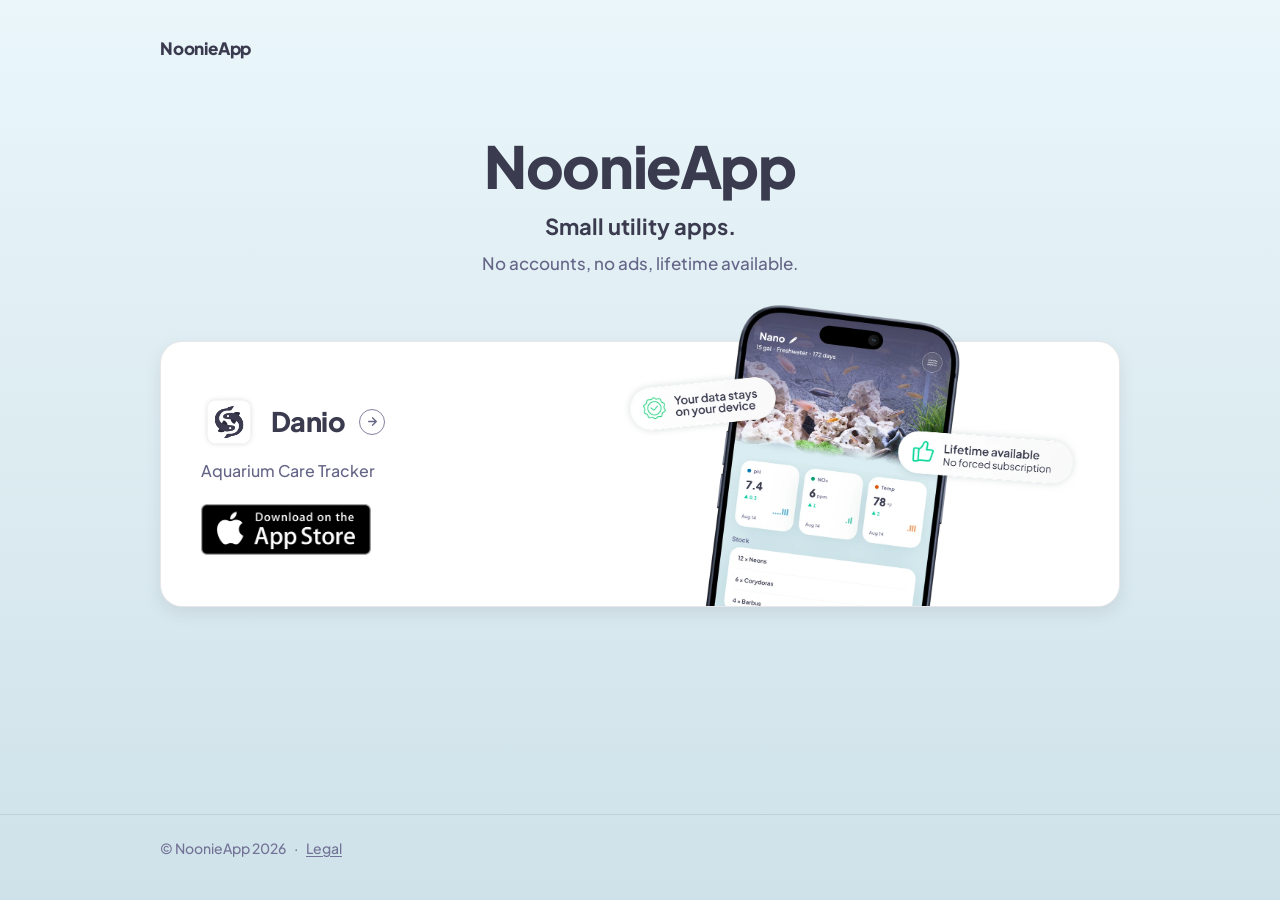
<file: index.html>
<!doctype html>
<html lang="en">
<head>
<meta charset="utf-8">
<meta name="viewport" content="width=device-width, initial-scale=1">
<title>NoonieApp</title>
<meta name="description" content="Small utility apps. No accounts, no ads, lifetime available.">
<meta name="color-scheme" content="light dark">
<link rel="icon" type="image/png" href="/assets/favicon.png">
<link rel="apple-touch-icon" href="/assets/favicon.png">
<link rel="preconnect" href="https://fonts.googleapis.com">
<link rel="preconnect" href="https://fonts.gstatic.com" crossorigin>
<link rel="stylesheet" href="https://fonts.googleapis.com/css2?family=Plus+Jakarta+Sans:wght@500;600;700;800&display=swap">
<link rel="stylesheet" href="/assets/site.css">
</head>
<body class="home-page">

<header class="site-header">
  <div class="wrap"><a class="wordmark" href="/">NoonieApp</a></div>
</header>

<main>
  <div class="wrap">

    <!-- Hero. Texte du mockup de la designer (08/09/2026), verbatim. Il
         remplace le sous-titre de `noonieapp-site-content-v1.md` sur cette
         page — décision de la designer, ne pas le remettre. -->
    <section class="home-hero">
      <h1>NoonieApp</h1>
      <p class="lede">Small utility apps.</p>
      <p>No accounts, no ads, lifetime available.</p>
    </section>

    <!-- ================= ENTRÉE D'APP — PATRON DU PORTEFEUILLE =================
         UNE carte blanche contient tout : l'identité de l'app à gauche, son
         visuel à droite. Pour ajouter une app, dupliquer ce bloc.

         ⚠️ La carte n'est PAS un lien. Le seul lien vers la page de l'app est
         le cercle-flèche, à côté du nom. -->
    <div class="app-entry">

      <div>
        <div class="app-entry-head">
          <img class="app-entry-icon" src="/assets/danio-icon.webp"
               width="220" height="220" alt="">
          <p class="app-entry-name">Danio</p>
          <!-- Le cercle-flèche est le SEUL lien de la carte. Sans texte
               visible, il porte son nom accessible en `aria-label`. -->
          <a class="app-entry-go" href="/danio/" aria-label="Open Danio">
            <svg viewBox="0 0 24 24" fill="none" stroke="currentColor"
                 stroke-width="2.4" stroke-linecap="round" stroke-linejoin="round"
                 aria-hidden="true" focusable="false">
              <path d="M5 12h13M12 5l7 7-7 7"/>
            </svg>
          </a>
        </div>

        <p class="app-entry-sub">Aquarium Care Tracker</p>

        <!-- ⚠️ LIEN APP STORE À BRANCHER ICI À LA PUBLICATION.
             Le badge n'a AUCUN lien aujourd'hui, et il n'en hérite plus
             d'aucun depuis que la carte a cessé d'être un lien : l'app n'est
             pas publiée, aucune fiche n'existe. Le jour venu, l'envelopper
             dans <a href="https://apps.apple.com/app/id…">. -->
        <img class="store-badge" src="/assets/app-store-badge.webp"
             width="400" height="119" alt="Download on the App Store">
      </div>

      <!-- Visuel de l'app. Retiré entièrement sous 760 px (voir
           `.app-entry-art` dans site.css) ; `loading="lazy"` évite de le
           télécharger là où il ne s'affiche pas. -->
      <img class="app-entry-art" src="/assets/danio-app.webp"
           width="1240" height="839" loading="lazy"
           alt="Danio's home screen: water parameters and fish stock.">

    </div>

  </div>
</main>

<footer class="site-footer">
  <div class="wrap">
    © NoonieApp 2026<span class="sep">·</span><a href="/mentions-legales">Legal</a>
  </div>
</footer>

</body>
</html>
</file>
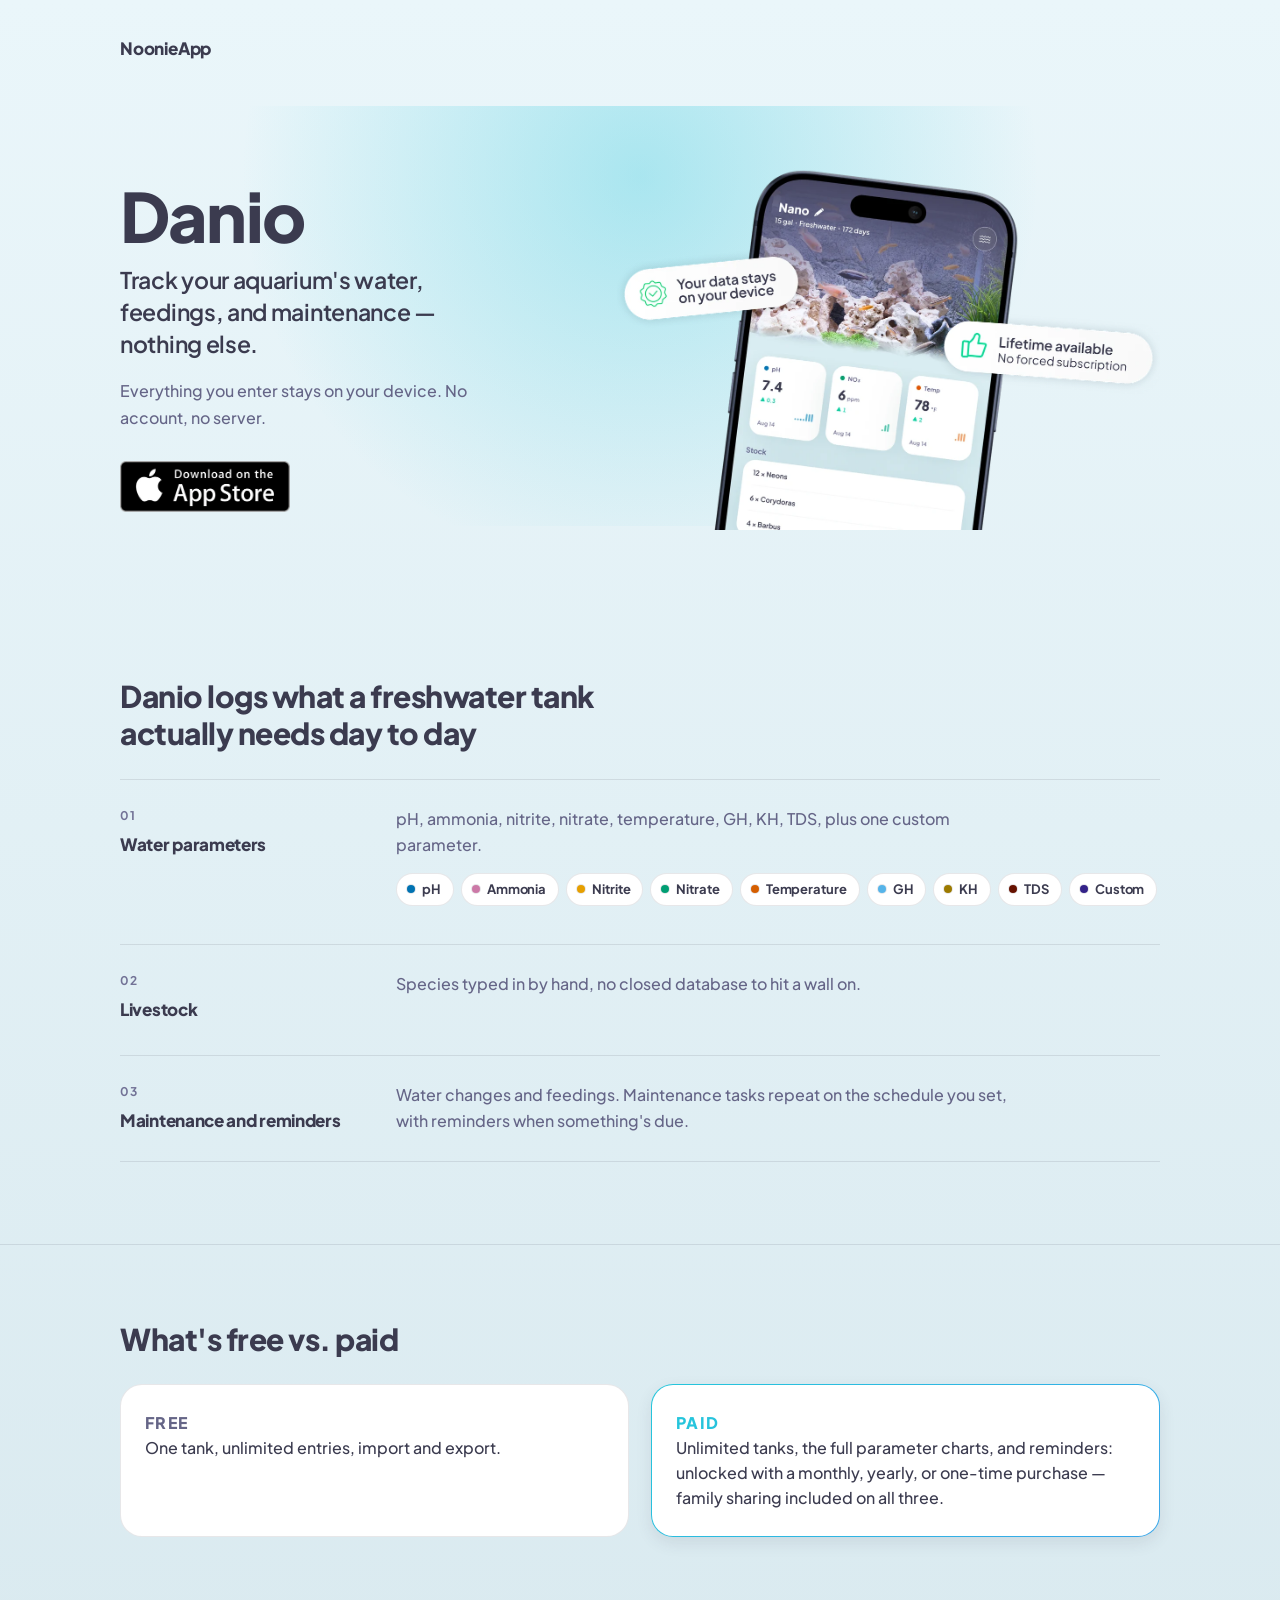
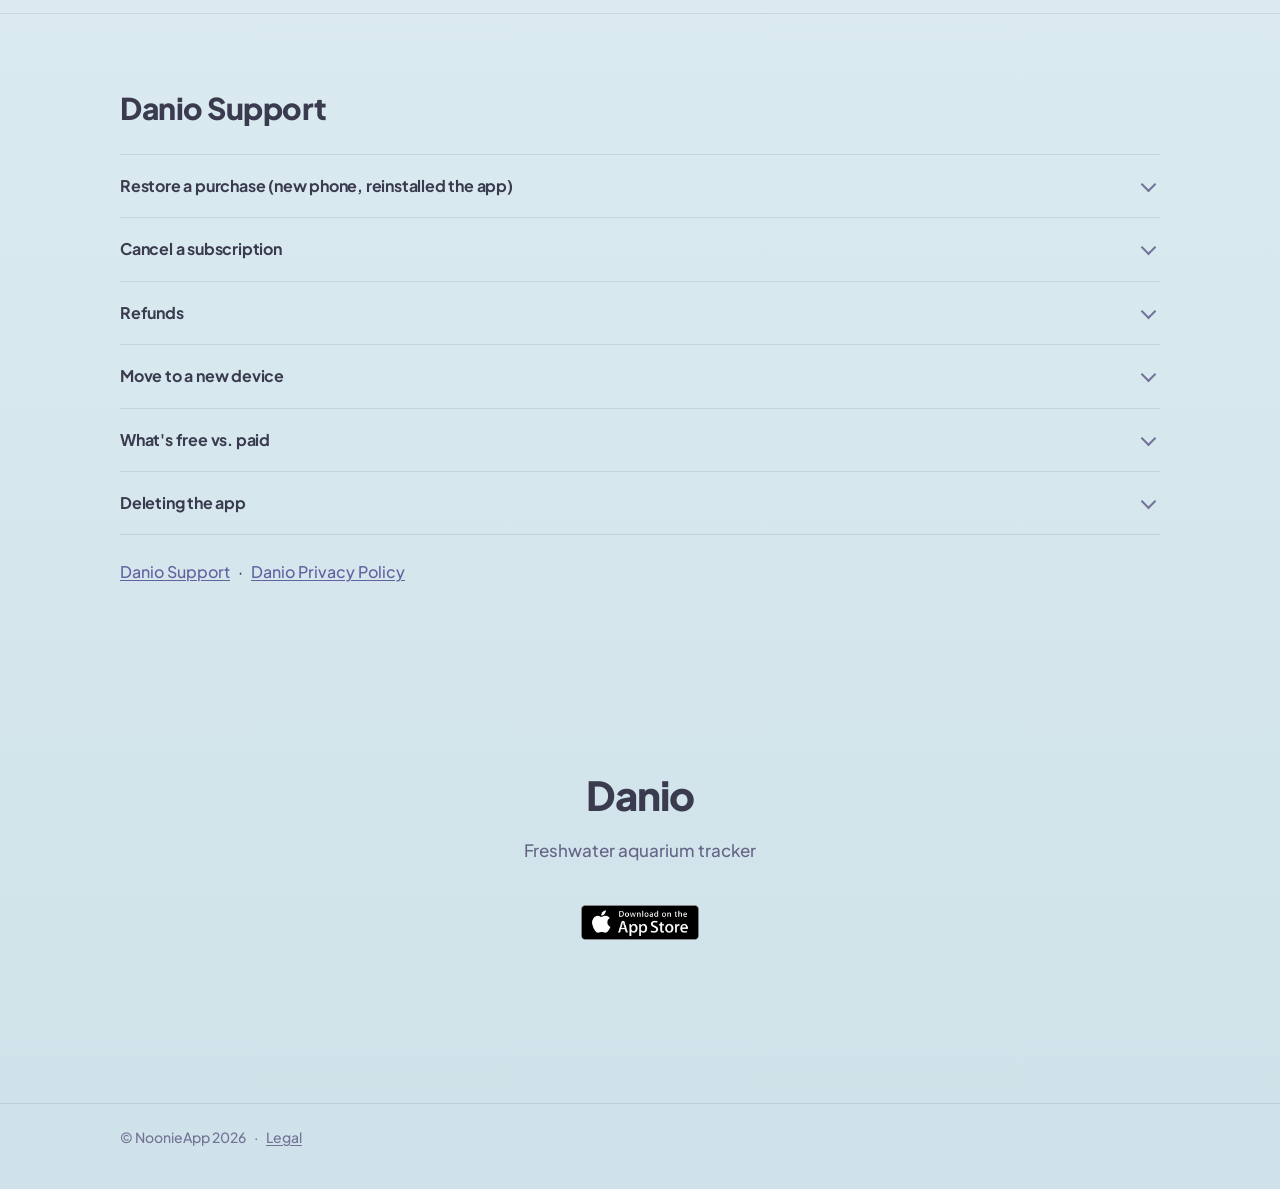
<file: danio/index.html>
<!doctype html>
<html lang="en">
<head>
<meta charset="utf-8">
<meta name="viewport" content="width=device-width, initial-scale=1">
<title>Danio — NoonieApp</title>
<meta name="description" content="Track your aquarium's water, feedings, and maintenance — nothing else.">
<meta name="color-scheme" content="light dark">
<link rel="icon" type="image/png" href="/assets/favicon.png">
<link rel="apple-touch-icon" href="/assets/favicon.png">
<link rel="preconnect" href="https://fonts.googleapis.com">
<link rel="preconnect" href="https://fonts.gstatic.com" crossorigin>
<link rel="stylesheet" href="https://fonts.googleapis.com/css2?family=Plus+Jakarta+Sans:wght@500;600;700;800&display=swap">
<link rel="stylesheet" href="/assets/site.css">
<link rel="stylesheet" href="/assets/app-page.css">
<style>
  /* ------------------------------------------------------------------
     LA SEULE PARTIE PROPRE À DANIO DE TOUTE CETTE PAGE.
     Couleurs de courbe des neuf paramètres, transcrites telles quelles
     d'`ux.md` §3.6 (Okabe-Ito + extensions Paul Tol), dans l'ordre
     d'affichage que ce même §3.6 fixe.
     Une app 2 remplace ce bloc par le sien — ou le supprime si elle n'a
     pas de pastilles : la mise en page ne bouge pas.
     ------------------------------------------------------------------ */
  .c-ph       { --chip: #0072B2; }
  .c-ammonia  { --chip: #CC79A7; }
  .c-nitrite  { --chip: #E69F00; }
  .c-nitrate  { --chip: #009E73; }
  .c-temp     { --chip: #D55E00; }
  .c-gh       { --chip: #56B4E9; }
  .c-kh       { --chip: #9C7A00; }
  .c-tds      { --chip: #661100; }
  .c-custom   { --chip: #332288; }
</style>
</head>
<body class="landing">

<header class="site-header">
  <div class="wrap"><a class="wordmark" href="/">NoonieApp</a></div>
</header>

<main>

  <!-- ================= 1 · HERO ================= -->
  <section class="hero">
    <div class="wrap">
      <div class="hero-grid">

        <div>
          <h1>Danio</h1>
          <!-- sous-titre : noonieapp-site-content-v1.md, /danio -->
          <p class="hero-lede">Track your aquarium's water, feedings, and maintenance — nothing else.</p>
          <!-- 3e paragraphe du même document, mot pour mot -->
          <p class="hero-note">Everything you enter stays on your device. No account, no server.</p>
          <!-- ⚠️ LIEN APP STORE À BRANCHER ICI À LA PUBLICATION.
               Aucun lien aujourd'hui : l'app n'est pas publiée, aucune fiche
               n'existe. L'envelopper alors dans
               <a href="https://apps.apple.com/app/id…">. -->
          <img class="store-badge" src="/assets/app-store-badge.webp"
               width="400" height="119" alt="Download on the App Store">
        </div>

        <!-- Visuel marketing fourni par la designer
             (`apps/aquarium/design/landing/01.png`, monorepo Danio),
             redimensionné pour le web. Ce n'est PAS une maquette interne :
             `alt` descriptif, aucun `aria-hidden`, aucune étiquette. Voir le
             ⚠️ Avant de remplacer cette image, lire la garde en tête de
             `.hero-visual` dans app-page.css. -->
        <div class="hero-visual">
          <img src="/assets/danio-app.webp" width="1240" height="839"
               alt="Danio's home screen: water parameters and fish stock.">
        </div>

      </div>
    </div>
  </section>

  <!-- ================= 2 · FONCTIONNALITÉS =================
       Les trois rangées ci-dessous NE SONT PAS des fonctionnalités nouvelles :
       elles découpent, mot pour mot, le premier paragraphe de /danio dans
       noonieapp-site-content-v1.md. Le titre de section est sa proposition
       d'ouverture, verbatim. Rien n'est ajouté, et rien du paragraphe n'est
       laissé de côté. -->
  <section class="section">
    <div class="wrap">
      <h2>Danio logs what a freshwater tank actually needs day to day</h2>

      <ol class="features">

        <li class="feature">
          <h3>Water parameters</h3>
          <div>
            <p>pH, ammonia, nitrite, nitrate, temperature, GH, KH, TDS, plus one custom parameter.</p>
            <!-- Neuf pastilles, dans l'ordre d'affichage d'`ux.md` §3.6. La
                 couleur ne porte jamais l'information seule : le nom est écrit
                 à côté du point. -->
            <ul class="chips">
              <li class="chip c-ph">pH</li>
              <li class="chip c-ammonia">Ammonia</li>
              <li class="chip c-nitrite">Nitrite</li>
              <li class="chip c-nitrate">Nitrate</li>
              <li class="chip c-temp">Temperature</li>
              <li class="chip c-gh">GH</li>
              <li class="chip c-kh">KH</li>
              <li class="chip c-tds">TDS</li>
              <li class="chip c-custom">Custom</li>
            </ul>
          </div>
        </li>

        <li class="feature">
          <h3>Livestock</h3>
          <div>
            <p>Species typed in by hand, no closed database to hit a wall on.</p>
          </div>
        </li>

        <li class="feature">
          <h3>Maintenance and reminders</h3>
          <div>
            <p>Water changes and feedings. Maintenance tasks repeat on the schedule you set, with reminders when something's due.</p>
          </div>
        </li>

      </ol>
    </div>
  </section>

  <!-- ================= 3 · GRATUIT / PAYANT =================
       Deuxième paragraphe de /danio, coupé en deux. Le titre de section est le
       libellé déjà écrit sur /danio/support, verbatim. -->
  <section class="section">
    <div class="wrap">
      <h2>What's free vs. paid</h2>

      <div class="plans">
        <div class="plan">
          <p class="plan-name">Free</p>
          <p>One tank, unlimited entries, import and export.</p>
        </div>
        <div class="plan plan-paid">
          <p class="plan-name">Paid</p>
          <p>Unlimited tanks, the full parameter charts, and reminders: unlocked with a monthly, yearly, or one-time purchase — family sharing included on all three.</p>
        </div>
      </div>
    </div>
  </section>

  <!-- ================= 4 · FAQ =================
       Les six entrées sont celles de /danio/support, reprises mot pour mot :
       l'intitulé en gras devient la question, le texte qui suit devient la
       réponse. Aucune question n'est ajoutée. Accordéon en `<details>` natif,
       donc sans une ligne de JavaScript. -->
  <section class="section">
    <div class="wrap">
      <h2>Danio Support</h2>

      <div class="faq">

        <details class="faq-item">
          <summary>Restore a purchase (new phone, reinstalled the app)</summary>
          <p class="faq-answer">Settings → Restore Purchases. Works for lifetime and subscriptions.</p>
        </details>

        <details class="faq-item">
          <summary>Cancel a subscription</summary>
          <p class="faq-answer">Subscriptions are managed by Apple, not by Danio. iPhone Settings → [your name] → Subscriptions → Danio → Cancel.</p>
        </details>

        <details class="faq-item">
          <summary>Refunds</summary>
          <p class="faq-answer">Handled by Apple, not by Danio. Request one at <a href="https://reportaproblem.apple.com">reportaproblem.apple.com</a>.</p>
        </details>

        <details class="faq-item">
          <summary>Move to a new device</summary>
          <p class="faq-answer">Your data restores automatically with your iCloud backup, or use Export/Import inside the app.</p>
        </details>

        <details class="faq-item">
          <summary>What's free vs. paid</summary>
          <p class="faq-answer">One tank with unlimited entries and import/export — free. Unlimited tanks, the full parameter charts, and reminders — unlocked with any plan.</p>
        </details>

        <details class="faq-item">
          <summary>Deleting the app</summary>
          <p class="faq-answer">Deletes its data. There's no account to close, because there's no account.</p>
        </details>

      </div>

      <p style="margin-top:24px"><a href="/danio/support">Danio Support</a><span class="sep">·</span><a href="/danio/privacy">Danio Privacy Policy</a></p>
    </div>
  </section>

  <!-- ================= 5 · CTA DE FIN ================= -->
  <section class="closing">
    <div class="wrap">
      <h2>Danio</h2>
      <!-- « Freshwater aquarium tracker » : la carte de l'accueil, verbatim. -->
      <p>Freshwater aquarium tracker</p>
      <!-- ⚠️ LIEN APP STORE À BRANCHER ICI À LA PUBLICATION (voir le hero). -->
      <img class="store-badge" src="/assets/app-store-badge.webp"
           width="400" height="119" alt="Download on the App Store"
           style="margin-inline:auto">
    </div>
  </section>

</main>

<footer class="site-footer">
  <div class="wrap">
    © NoonieApp 2026<span class="sep">·</span><a href="/mentions-legales">Legal</a>
  </div>
</footer>

</body>
</html>
</file>
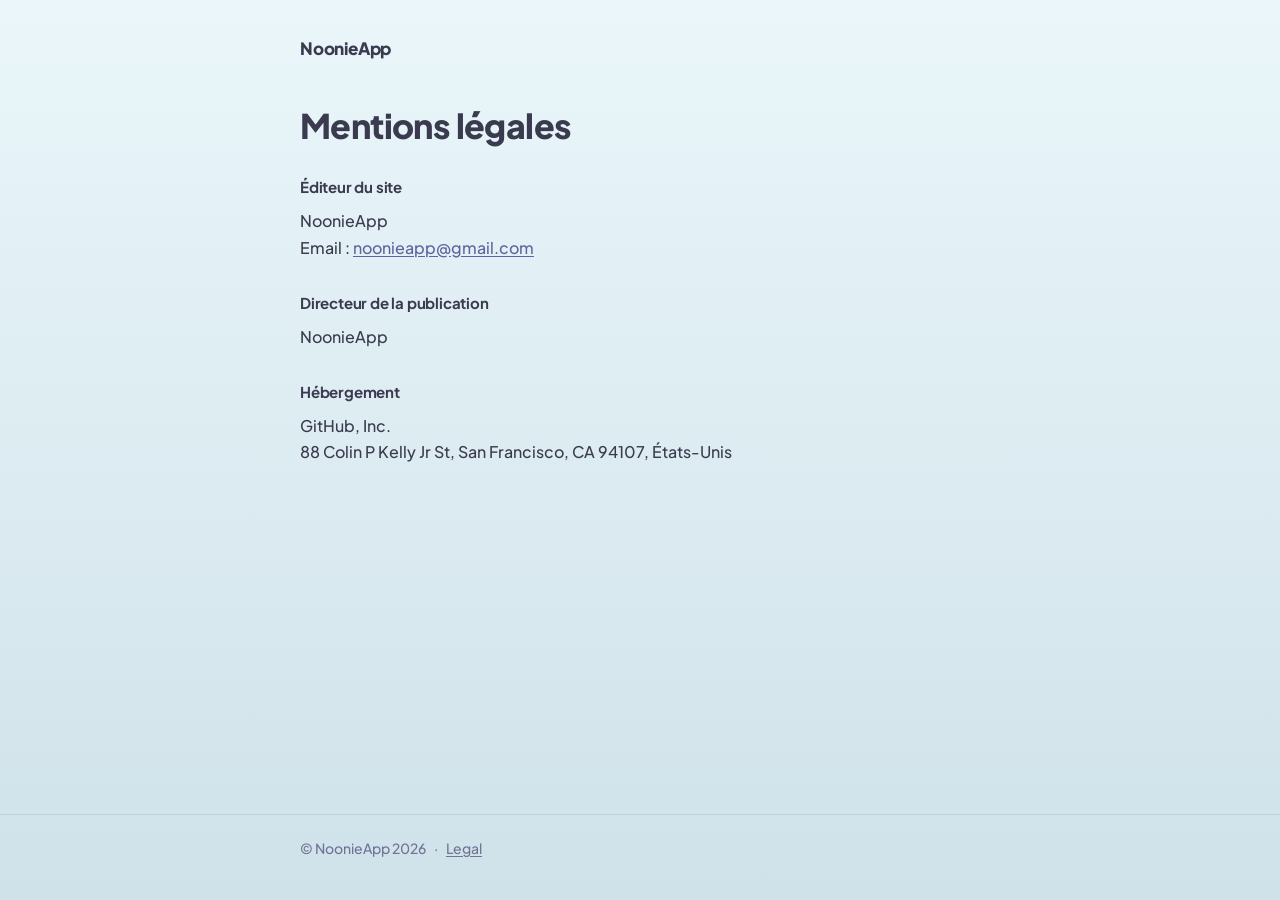
<file: mentions-legales/index.html>
<!doctype html>
<html lang="fr">
<head>
<meta charset="utf-8">
<meta name="viewport" content="width=device-width, initial-scale=1">
<title>Mentions légales — NoonieApp</title>
<meta name="color-scheme" content="light dark">
<link rel="icon" type="image/png" href="/assets/favicon.png">
<link rel="apple-touch-icon" href="/assets/favicon.png">
<link rel="preconnect" href="https://fonts.googleapis.com">
<link rel="preconnect" href="https://fonts.gstatic.com" crossorigin>
<link rel="stylesheet" href="https://fonts.googleapis.com/css2?family=Plus+Jakarta+Sans:wght@500;600;700;800&display=swap">
<link rel="stylesheet" href="/assets/site.css">
</head>
<body>

<header class="site-header">
  <div class="wrap"><a class="wordmark" href="/">NoonieApp</a></div>
</header>

<main>
  <div class="wrap">
    <h1>Mentions légales</h1>

    <h3>Éditeur du site</h3>
    <p>
      NoonieApp<br>
      Email : <a href="mailto:noonieapp@gmail.com">noonieapp@gmail.com</a>
    </p>

    <h3>Directeur de la publication</h3>
    <p>NoonieApp</p>

    <h3>Hébergement</h3>
    <p>
      GitHub, Inc.<br>
      88 Colin P Kelly Jr St, San Francisco, CA 94107, États-Unis
    </p>
  </div>
</main>

<footer class="site-footer">
  <div class="wrap">
    © NoonieApp 2026<span class="sep">·</span><a href="/mentions-legales">Legal</a>
  </div>
</footer>

</body>
</html>
</file>
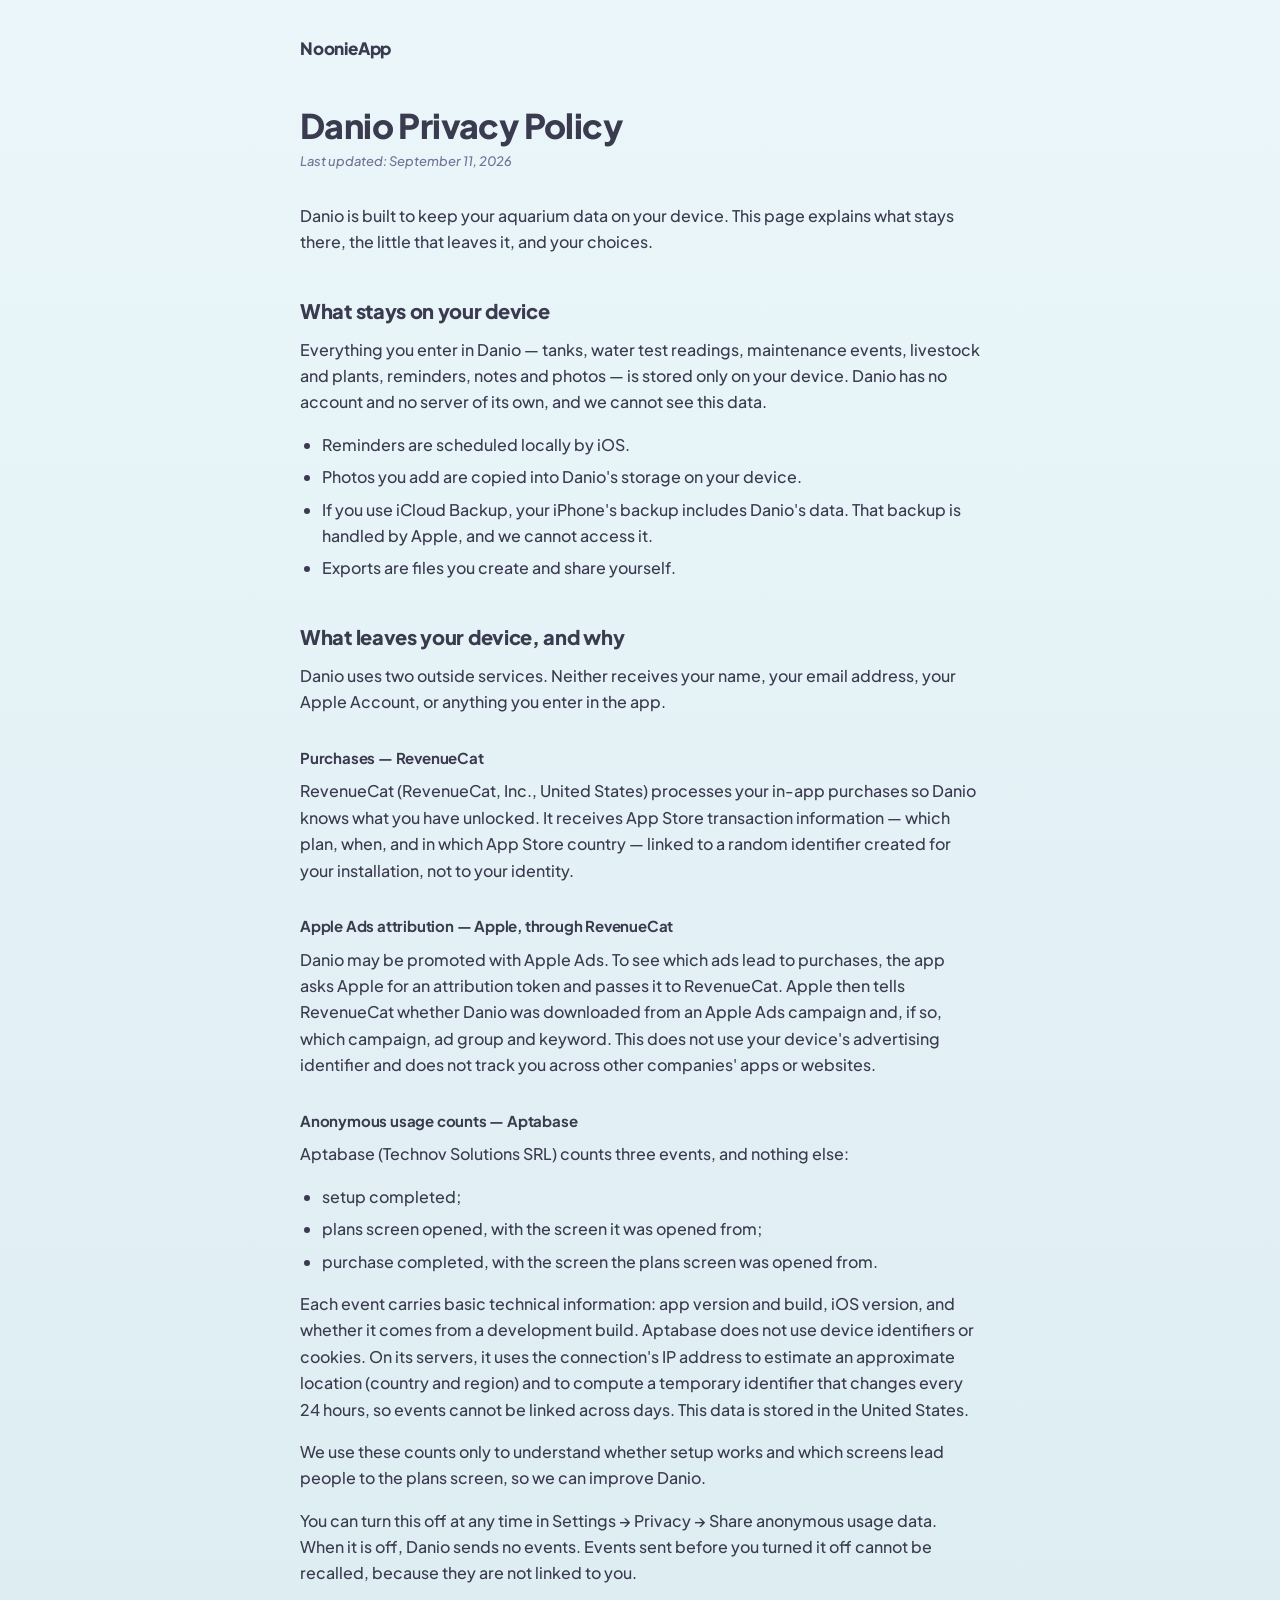
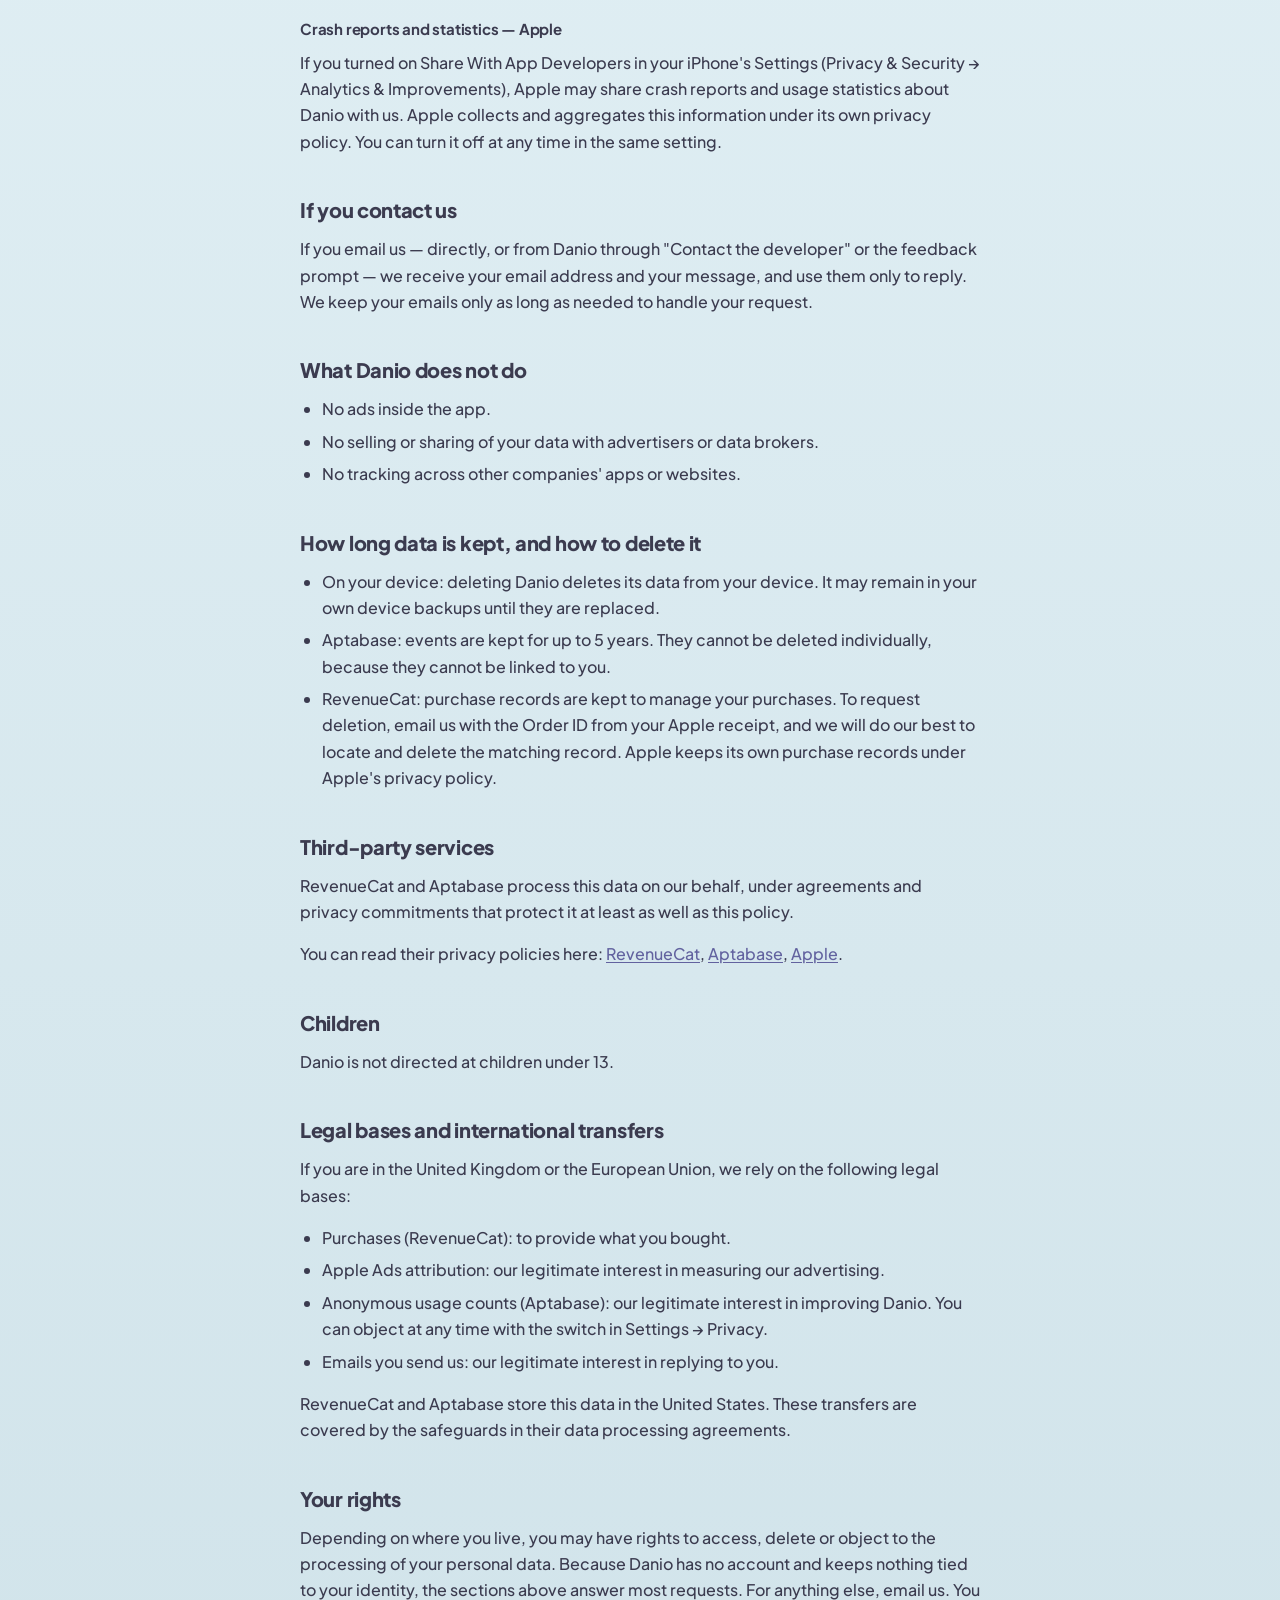
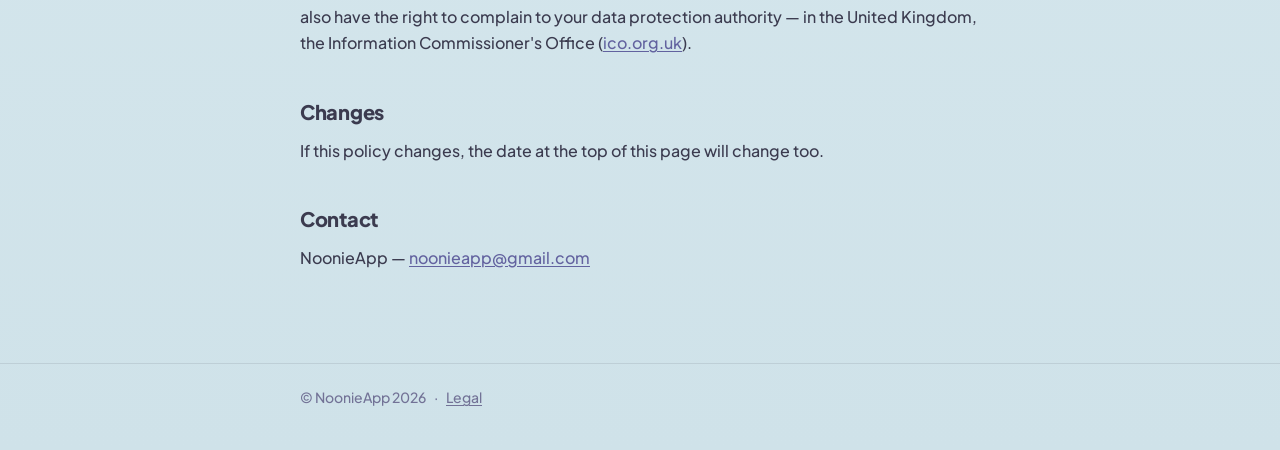
<file: danio/privacy/index.html>
<!doctype html>
<html lang="en">
<head>
<meta charset="utf-8">
<meta name="viewport" content="width=device-width, initial-scale=1">
<title>Danio Privacy Policy — NoonieApp</title>
<meta name="description" content="What Danio keeps on your device, the little that leaves it, and your choices.">
<meta name="color-scheme" content="light dark">
<link rel="icon" type="image/png" href="/assets/favicon.png">
<link rel="apple-touch-icon" href="/assets/favicon.png">
<link rel="preconnect" href="https://fonts.googleapis.com">
<link rel="preconnect" href="https://fonts.gstatic.com" crossorigin>
<link rel="stylesheet" href="https://fonts.googleapis.com/css2?family=Plus+Jakarta+Sans:wght@500;600;700;800&display=swap">
<link rel="stylesheet" href="/assets/site.css">
</head>
<body>

<header class="site-header">
  <div class="wrap"><a class="wordmark" href="/">NoonieApp</a></div>
</header>

<main>
  <div class="wrap">
    <h1>Danio Privacy Policy</h1>
    <p class="meta"><em>Last updated: September 11, 2026</em></p>

    <p>Danio is built to keep your aquarium data on your device. This page explains what stays there, the little that leaves it, and your choices.</p>

    <h2>What stays on your device</h2>
    <p>Everything you enter in Danio — tanks, water test readings, maintenance events, livestock and plants, reminders, notes and photos — is stored only on your device. Danio has no account and no server of its own, and we cannot see this data.</p>
    <ul>
      <li>Reminders are scheduled locally by iOS.</li>
      <li>Photos you add are copied into Danio's storage on your device.</li>
      <li>If you use iCloud Backup, your iPhone's backup includes Danio's data. That backup is handled by Apple, and we cannot access it.</li>
      <li>Exports are files you create and share yourself.</li>
    </ul>

    <h2>What leaves your device, and why</h2>
    <p>Danio uses two outside services. Neither receives your name, your email address, your Apple Account, or anything you enter in the app.</p>

    <h3>Purchases — RevenueCat</h3>
    <p>RevenueCat (RevenueCat, Inc., United States) processes your in-app purchases so Danio knows what you have unlocked. It receives App Store transaction information — which plan, when, and in which App Store country — linked to a random identifier created for your installation, not to your identity.</p>

    <h3>Apple Ads attribution — Apple, through RevenueCat</h3>
    <p>Danio may be promoted with Apple Ads. To see which ads lead to purchases, the app asks Apple for an attribution token and passes it to RevenueCat. Apple then tells RevenueCat whether Danio was downloaded from an Apple Ads campaign and, if so, which campaign, ad group and keyword. This does not use your device's advertising identifier and does not track you across other companies' apps or websites.</p>

    <h3>Anonymous usage counts — Aptabase</h3>
    <p>Aptabase (Technov Solutions SRL) counts three events, and nothing else:</p>
    <ul>
      <li>setup completed;</li>
      <li>plans screen opened, with the screen it was opened from;</li>
      <li>purchase completed, with the screen the plans screen was opened from.</li>
    </ul>
    <p>Each event carries basic technical information: app version and build, iOS version, and whether it comes from a development build. Aptabase does not use device identifiers or cookies. On its servers, it uses the connection's IP address to estimate an approximate location (country and region) and to compute a temporary identifier that changes every 24 hours, so events cannot be linked across days. This data is stored in the United States.</p>
    <p>We use these counts only to understand whether setup works and which screens lead people to the plans screen, so we can improve Danio.</p>
    <p>You can turn this off at any time in Settings → Privacy → Share anonymous usage data. When it is off, Danio sends no events. Events sent before you turned it off cannot be recalled, because they are not linked to you.</p>

    <h3>Crash reports and statistics — Apple</h3>
    <p>If you turned on Share With App Developers in your iPhone's Settings (Privacy &amp; Security → Analytics &amp; Improvements), Apple may share crash reports and usage statistics about Danio with us. Apple collects and aggregates this information under its own privacy policy. You can turn it off at any time in the same setting.</p>

    <h2>If you contact us</h2>
    <p>If you email us — directly, or from Danio through "Contact the developer" or the feedback prompt — we receive your email address and your message, and use them only to reply. We keep your emails only as long as needed to handle your request.</p>

    <h2>What Danio does not do</h2>
    <ul>
      <li>No ads inside the app.</li>
      <li>No selling or sharing of your data with advertisers or data brokers.</li>
      <li>No tracking across other companies' apps or websites.</li>
    </ul>

    <h2>How long data is kept, and how to delete it</h2>
    <ul>
      <li>On your device: deleting Danio deletes its data from your device. It may remain in your own device backups until they are replaced.</li>
      <li>Aptabase: events are kept for up to 5 years. They cannot be deleted individually, because they cannot be linked to you.</li>
      <li>RevenueCat: purchase records are kept to manage your purchases. To request deletion, email us with the Order ID from your Apple receipt, and we will do our best to locate and delete the matching record. Apple keeps its own purchase records under Apple's privacy policy.</li>
    </ul>

    <h2>Third-party services</h2>
    <p>RevenueCat and Aptabase process this data on our behalf, under agreements and privacy commitments that protect it at least as well as this policy.</p>
    <p>You can read their privacy policies here: <a href="https://www.revenuecat.com/privacy">RevenueCat</a>, <a href="https://aptabase.com/legal/privacy">Aptabase</a>, <a href="https://www.apple.com/legal/privacy/">Apple</a>.</p>

    <h2>Children</h2>
    <p>Danio is not directed at children under 13.</p>

    <h2>Legal bases and international transfers</h2>
    <p>If you are in the United Kingdom or the European Union, we rely on the following legal bases:</p>
    <ul>
      <li>Purchases (RevenueCat): to provide what you bought.</li>
      <li>Apple Ads attribution: our legitimate interest in measuring our advertising.</li>
      <li>Anonymous usage counts (Aptabase): our legitimate interest in improving Danio. You can object at any time with the switch in Settings → Privacy.</li>
      <li>Emails you send us: our legitimate interest in replying to you.</li>
    </ul>
    <p>RevenueCat and Aptabase store this data in the United States. These transfers are covered by the safeguards in their data processing agreements.</p>

    <h2>Your rights</h2>
    <p>Depending on where you live, you may have rights to access, delete or object to the processing of your personal data. Because Danio has no account and keeps nothing tied to your identity, the sections above answer most requests. For anything else, email us. You also have the right to complain to your data protection authority — in the United Kingdom, the Information Commissioner's Office (<a href="https://ico.org.uk/make-a-complaint/">ico.org.uk</a>).</p>

    <h2>Changes</h2>
    <p>If this policy changes, the date at the top of this page will change too.</p>

    <h2>Contact</h2>
    <p>NoonieApp — <a href="mailto:noonieapp@gmail.com">noonieapp@gmail.com</a></p>
  </div>
</main>

<footer class="site-footer">
  <div class="wrap">
    © NoonieApp 2026<span class="sep">·</span><a href="/mentions-legales">Legal</a>
  </div>
</footer>

</body>
</html>
</file>
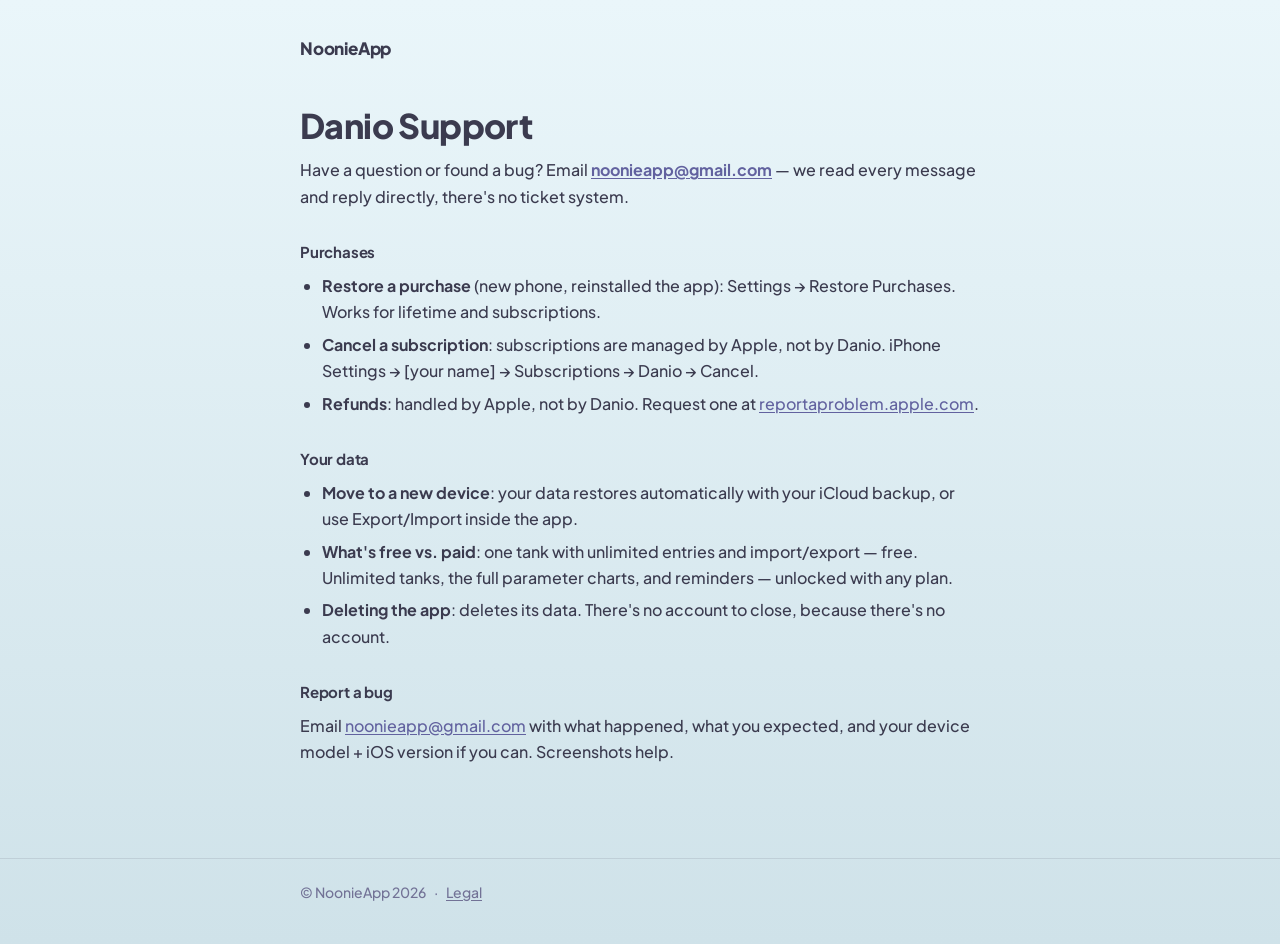
<file: danio/support/index.html>
<!doctype html>
<html lang="en">
<head>
<meta charset="utf-8">
<meta name="viewport" content="width=device-width, initial-scale=1">
<title>Danio Support — NoonieApp</title>
<meta name="description" content="Have a question or found a bug? Email noonieapp@gmail.com.">
<meta name="color-scheme" content="light dark">
<link rel="icon" type="image/png" href="/assets/favicon.png">
<link rel="apple-touch-icon" href="/assets/favicon.png">
<link rel="preconnect" href="https://fonts.googleapis.com">
<link rel="preconnect" href="https://fonts.gstatic.com" crossorigin>
<link rel="stylesheet" href="https://fonts.googleapis.com/css2?family=Plus+Jakarta+Sans:wght@500;600;700;800&display=swap">
<link rel="stylesheet" href="/assets/site.css">
</head>
<body>

<header class="site-header">
  <div class="wrap"><a class="wordmark" href="/">NoonieApp</a></div>
</header>

<main>
  <div class="wrap">
    <h1>Danio Support</h1>

    <p>Have a question or found a bug? Email <strong><a href="mailto:noonieapp@gmail.com">noonieapp@gmail.com</a></strong> — we read every message and reply directly, there's no ticket system.</p>

    <h3>Purchases</h3>
    <ul>
      <li><strong>Restore a purchase</strong> (new phone, reinstalled the app): Settings → Restore Purchases. Works for lifetime and subscriptions.</li>
      <li><strong>Cancel a subscription</strong>: subscriptions are managed by Apple, not by Danio. iPhone Settings → [your name] → Subscriptions → Danio → Cancel.</li>
      <li><strong>Refunds</strong>: handled by Apple, not by Danio. Request one at <a href="https://reportaproblem.apple.com">reportaproblem.apple.com</a>.</li>
    </ul>

    <h3>Your data</h3>
    <ul>
      <li><strong>Move to a new device</strong>: your data restores automatically with your iCloud backup, or use Export/Import inside the app.</li>
      <li><strong>What's free vs. paid</strong>: one tank with unlimited entries and import/export — free. Unlimited tanks, the full parameter charts, and reminders — unlocked with any plan.</li>
      <li><strong>Deleting the app</strong>: deletes its data. There's no account to close, because there's no account.</li>
    </ul>

    <h3>Report a bug</h3>
    <p>Email <a href="mailto:noonieapp@gmail.com">noonieapp@gmail.com</a> with what happened, what you expected, and your device model + iOS version if you can. Screenshots help.</p>
  </div>
</main>

<footer class="site-footer">
  <div class="wrap">
    © NoonieApp 2026<span class="sep">·</span><a href="/mentions-legales">Legal</a>
  </div>
</footer>

</body>
</html>
</file>
<file: assets/site.css>
/* NoonieApp — feuille de style unique.
   Tokens repris tels quels de Danio (apps/aquarium/ux.md §3, 14/08/2026).
   Les valeurs marquées « dérivé » n'existent pas dans §3 : ce sont les
   neutres nécessaires au rendu web (bordures, encre sur fond sombre),
   posés dans la famille de l'ancre #3B3B4F, jamais empruntés ailleurs. */

:root {
  --ink-primary:   #3B3B4F;
  --ink-secondary: #656587;
  --ink-tertiary:  #727296;
  --bg-page:       linear-gradient(180deg, #EAF6FA 0%, #CFE2E9 100%);
  /* Couleur du bas du dégradé, posée en `background-color` sous l'image :
     toute surface que l'image ne couvrirait pas prend cette teinte, jamais
     le gris par défaut du navigateur. */
  --bg-page-end:   #CFE2E9;
  --surface:       #FFFFFF;
  --border:        rgba(59, 59, 79, 0.12);   /* dérivé */
  --accent-link:   #62629F;
  --accent-action: linear-gradient(135deg, #25C6DB 0%, #39A6EA 100%);
  --accent-label:  #08333C;
  --ink-muted:     #8282A1;
  --shadow-card:   0 6px 16px rgba(59, 59, 79, 0.10);
  --shadow-card-raised: 0 10px 30px rgba(59, 59, 79, 0.12), inset 0 1px 1px rgba(255, 255, 255, 0.70);
  /* §3.8, halo radial de matière — transcrit tel quel */
  --halo-action:   radial-gradient(circle, rgba(37, 198, 219, 0.32), rgba(37, 198, 219, 0) 70%);
}

@media (prefers-color-scheme: dark) {
  :root {
    --ink-primary:   #EDEDF4;                /* dérivé */
    --ink-secondary: #B4B4CC;                /* dérivé */
    --ink-tertiary:  #9494B0;                /* dérivé */
    --bg-page:       linear-gradient(180deg, #29293A 0%, #0E0E15 100%);
    --bg-page-end:   #0E0E15;
    --surface:       #3E3E4E;
    --border:        rgba(255, 255, 255, 0.12);  /* dérivé */
    --accent-link:   #9E9ED4;
    --ink-muted:     #7E7E9C;                /* dérivé */
    --shadow-card:   0 6px 16px rgba(0, 0, 0, 0.28);
    --shadow-card-raised: 0 10px 30px rgba(0, 0, 0, 0.34), inset 0 1px 1px rgba(255, 255, 255, 0.06);
    --halo-action:   radial-gradient(circle, rgba(37, 198, 219, 0.16), rgba(37, 198, 219, 0) 70%);
  }
}

* { box-sizing: border-box; }

/* ---- LE FOND ------------------------------------------------------------
   Le dégradé vit sur `html`, PAS sur `body`, et c'est la correction du
   08/09/2026 : porté par `body`, il était borné à `min-height: 100vh`, donc
   sur une page courte il se terminait au bas de la première fenêtre et
   laissait, sous le filet du pied, un aplat sombre qui se lisait comme une
   bande grise.

   Porté par `html`, il s'étire sur toute la hauteur du DOCUMENT. Il n'est pas
   `fixed` : descendre la page, c'est descendre dans l'eau, de la surface
   claire au fond. C'est la matière du domaine portée par la mise en page.

   Aucun bloc de fond n'est posé par section, nulle part : une seule source,
   ici. Sur une app 2 (terre, paille), seul `--bg-page` change.

   `no-repeat` + `background-color` sont la ceinture et les bretelles : sans
   `no-repeat`, un dégradé plus court que le canevas se RÉPÈTE et produit une
   couture ; la couleur de fond couvre ce que l'image ne couvre pas. */
html {
  -webkit-text-size-adjust: 100%;
  min-height: 100%;
  background-color: var(--bg-page-end);
  background-image: var(--bg-page);
  background-repeat: no-repeat;
}

/* `body` en colonne flex + `main` extensible : sur une page courte, le pied
   descend au bas de la fenêtre au lieu de laisser un vide sous son filet —
   c'est l'autre moitié de la bande grise. */
body {
  margin: 0;
  min-height: 100vh;
  display: flex;
  flex-direction: column;
  color: var(--ink-primary);
  font-family: 'Plus Jakarta Sans', -apple-system, BlinkMacSystemFont, 'Segoe UI', system-ui, sans-serif;
  font-weight: 500;
  font-size: 16px;
  line-height: 1.65;
  -webkit-font-smoothing: antialiased;
}

.wrap {
  max-width: 720px;
  margin: 0 auto;
  padding: 0 20px;
}

/* ---- en-tête ---- */

.site-header {
  padding: 34px 0 0;
}

.wordmark {
  display: inline-block;
  font-size: 17px;
  font-weight: 800;
  letter-spacing: -0.2px;
  color: var(--ink-primary);
  text-decoration: none;
}

.wordmark:hover { color: var(--accent-link); }

/* ---- contenu ---- */

main { padding: 44px 0 20px; flex: 1 0 auto; }

h1 {
  margin: 0 0 12px;
  font-size: 34px;
  font-weight: 800;
  letter-spacing: -0.6px;
  line-height: 1.15;
}

.lede {
  margin: 0 0 34px;
  font-size: 18px;
  font-weight: 500;
  color: var(--ink-secondary);
  line-height: 1.55;
}

h2 {
  margin: 38px 0 10px;
  font-size: 20px;
  font-weight: 800;
  letter-spacing: -0.3px;
}

h3 {
  margin: 30px 0 8px;
  font-size: 15px;
  font-weight: 700;
  letter-spacing: -0.2px;
}

p { margin: 0 0 16px; }

ul { margin: 0 0 16px; padding-left: 22px; }

li { margin-bottom: 6px; }

a { color: var(--accent-link); text-decoration: underline; text-underline-offset: 2px; }

a:hover { text-decoration: none; }

strong { font-weight: 700; }

.meta {
  margin: -6px 0 30px;
  font-size: 13px;
  color: var(--ink-tertiary);
}

/* ---- badge App Store ---------------------------------------------------
   Image fournie par Apple (`design/landing/03.png`), reproduite telle quelle,
   jamais redessinée. Elle porte sa bordure grise d'origine, ce qui la garde
   visible sur le fond sombre.

   ⚠️ ELLE NE MÈNE À AUCUNE FICHE : l'app n'est pas publiée. Le point exact où
   brancher le vrai lien est marqué en commentaire dans CHAQUE page qui
   l'affiche — chercher « LIEN APP STORE À BRANCHER ». */

.store-badge {
  display: block;
  width: 170px;
  height: auto;
}

@media (max-width: 560px) { .store-badge { width: 150px; } }

/* ---- pied de page ---- */

.site-footer {
  flex: none;
  margin-top: 56px;
  padding: 22px 0 40px;
  border-top: 1px solid var(--border);
  font-size: 14px;
  color: var(--ink-tertiary);
}

.site-footer a { color: var(--ink-tertiary); }

.site-footer a:hover { color: var(--accent-link); }

.sep { padding: 0 8px; }

@media (max-width: 520px) {
  h1 { font-size: 28px; }
  .lede { font-size: 17px; }
  main { padding: 32px 0 16px; }
}


/* ---- accueil du portefeuille -------------------------------------------- */
/* Comme une page app, l'accueil est plus large que les pages de texte : le
   720 px de `.wrap` convient à de la prose, pas à un bloc app à deux colonnes. */
.home-page .wrap { max-width: 1000px; }


.home-hero {
  text-align: center;
  padding: 30px 0 20px;
}

.home-hero h1 {
  margin: 0 0 12px;
  font-size: clamp(40px, 7vw, 58px);
  letter-spacing: -1.4px;
  line-height: 1.05;
}

.home-hero .lede {
  margin: 0 0 6px;
  font-size: clamp(19px, 2.4vw, 22px);
  font-weight: 700;
  color: var(--ink-primary);
}

.home-hero p:last-child { margin: 0; color: var(--ink-secondary); font-size: 17px; }

/* ---- ENTRÉE D'APP — le patron du portefeuille ---------------------------
   UNE seule carte blanche contient TOUT le contenu de l'app, visuel compris.
   Traitement de carte du reste du site, repris tel quel : `--surface`, filet
   `--border`, rayon 22 px (le rayon de référence d'`ux.md` §3.7) et
   `--shadow-card`.

   Pour ajouter une app (terrarium, ruche) : dupliquer ce bloc et changer
   l'icône, le nom, le sous-titre et le visuel. Aucune règle ne bouge.

   ⚠️ La carte n'est PAS un lien. Le seul lien vers la page de l'app est le
   cercle-flèche posé à côté du nom : cliquer ailleurs dans la carte ne
   déclenche rien. */

.app-entry {
  display: grid;
  grid-template-columns: 1fr;
  gap: 26px;
  align-items: center;
  margin-top: 44px;
  padding: 28px;
  background: var(--surface);
  border: 1px solid var(--border);
  border-radius: 22px;
  box-shadow: var(--shadow-card);
  text-align: left;
}

@media (min-width: 800px) {
  .app-entry {
    grid-template-columns: minmax(0, 0.92fr) minmax(0, 1.08fr);
    gap: 36px;
    padding: 38px 40px;
  }

  /* ---- le visuel déborde par le HAUT, desktop uniquement --------------
     Le visuel n'est pas centré dans la carte : son haut — l'encoche caméra
     et le nom du bac — passe AU-DESSUS de la bordure supérieure, et son bas
     reste au ras du rembourrage inférieur. Asymétrique, voulu.

     Pourquoi `margin-top` négatif et pas `translateY` : la marge agit sur la
     mise en page, donc la carte se raccourcit d'autant et le bas du visuel
     reste collé au rembourrage bas. Un `translateY` ne déplacerait que le
     rendu : le bas remonterait et rouvrirait un vide en bas de carte, ce que
     la demande refuse.

     Pourquoi un POURCENTAGE et pas des pixels : un `margin-top` en % se
     résout sur la LARGEUR du bloc conteneur — ici la colonne de grille, qui
     est aussi ce qui dimensionne l'image. L'écart reste donc proportionnel à
     l'image à toutes les largeurs d'écran, ce qu'une valeur en px ne ferait
     pas (trop de débordement sur un écran étroit).

     Le chiffre, et pourquoi c'est un `calc` et pas un pourcentage seul :
     le bas de « Nano » est à 240 px sur les 1840 de `01.png`, soit 13,04 %
     de la hauteur de l'image, soit **8,82 % de la largeur** de colonne
     (l'image a un rapport 1240 × 839). Il faut donc franchir ce 8,82 %
     PLUS les 39 px de rembourrage et de filet, qui, eux, ne varient pas
     avec la largeur.

     Un pourcentage seul échouait en dessous de ~1000 px : mesuré, « Nano »
     restait dans la carte à 900 px (débordement 33 px) et à 760 px (20 px),
     parce que le 39 px fixe pèse de plus en plus lourd à mesure que l'image
     rétrécit. Le `calc` le compense terme à terme, et la propriété tient à
     toutes les largeurs où la carte est à deux colonnes. Les 3 px sont la marge qui dégage le nom du filet. */
  /* `align-self: start` : sans lui, dès que la colonne de gauche devient
     plus haute que le visuel, `align-items: center` le
     recentre dans sa rangée et mange le débordement — 26 px au lieu de 35,
     et « Nano » repassait dans la carte. Ancré en haut, le débordement vaut
     toujours exactement la marge. */
  /* ---- desktop ÉTROIT (800-999 px) -------------------------------------
     En dessous de 1000 px, le gabarit n'est plus plafonné : les colonnes
     rétrécissent, le visuel avec elles, et sa boîte de marge finit par
     passer SOUS la hauteur de la colonne de texte. C'est alors le texte qui
     dimensionne la carte, et le bas du visuel ne l'atteint plus — mesuré :
     6 px d'écart à 900, 13 px à 880, 51 px à 760. Le seuil des deux
     colonnes est d'ailleurs remonté de 760 à 800 px pour la même raison :
     en dessous, la colonne de texte gouverne quoi qu'on fasse, et le bas ne
     colle plus. L'iPad en portrait (768 px) prend donc la carte compacte,
     sans visuel — ce qui vaut mieux qu'une carte à deux colonnes à l'écart
     bas de 15 px.

     On rend un peu de largeur au visuel sur cette plage seule, ce qui le
     rend assez haut pour redevenir le dimensionnant. La composition large,
     elle, ne bouge pas. */
  @media (max-width: 999px) {
    .app-entry { grid-template-columns: minmax(0, 0.74fr) minmax(0, 1.26fr); }
  }

  .app-entry-art {
    align-self: start;
    margin-top: calc(-42px - 8.82%);
    /* Le bas doit toucher le bord bas, comme le haut traverse le bord haut :
       sans cette marge, l'image s'arrête à la boîte de contenu et laisse
       flotter les 38 px de rembourrage bas. La marge négative la fait
       traverser ce rembourrage jusqu'au filet. Elle raccourcit la carte
       d'autant, ce qui est exactement « réduire la hauteur du conteneur ». */
    margin-bottom: -38px;
  }
}

/* icône, nom et cercle-flèche sur UNE ligne, centrés l'un sur l'autre */
.app-entry-head {
  display: flex;
  align-items: center;
  gap: 14px;
  margin-bottom: 8px;
}

.app-entry-icon { width: 56px; height: 56px; display: block; flex: none; }

.app-entry-name {
  margin: 0;
  font-size: 27px;
  font-weight: 800;
  letter-spacing: -0.6px;
}

/* Cercle-flèche : contour gris NEUTRE, jamais une couleur d'accent — le
   dégradé cyan porte l'action ailleurs, et cette pastille doit rester
   discrète à côté du nom. */
.app-entry-go {
  flex: none;
  width: 26px;
  height: 26px;
  border-radius: 50%;
  border: 1px solid var(--ink-muted);
  display: inline-flex;
  align-items: center;
  justify-content: center;
  color: var(--ink-secondary);
  text-decoration: none;
}

.app-entry-go:hover { border-color: var(--ink-secondary); color: var(--ink-primary); }

.app-entry-go:focus-visible {
  outline: 2px solid var(--accent-link);
  outline-offset: 3px;
}

.app-entry-go svg { width: 13px; height: 13px; display: block; }

/* Même teinte que la dernière ligne du header (`--ink-secondary`), comme
   demandé — jamais une couleur d'accent. */
.app-entry-sub {
  margin: 0 0 20px;
  color: var(--ink-secondary);
  font-size: 16px;
}

.app-entry-art { width: 100%; height: auto; display: block; }

/* ⚠️ En dessous de 800 px, le visuel du téléphone DISPARAÎT entièrement :
   la carte n'a plus qu'une colonne. `loading="lazy"` sur l'image fait que
   les navigateurs ne la téléchargent pas quand elle n'a pas de rendu. */
@media (max-width: 799px) {
  .app-entry-art { display: none; }
}
}
</file>
<file: assets/app-page.css>
/* ============================================================================
   PATRON DE PAGE APP — réutilisable pour toute app du portefeuille.

   Ce fichier ne contient AUCUNE couleur propre à une app. Il ne lit que les
   variables de `site.css`. Une app 2 (terrarium, ruche…) reprend cette page
   telle quelle : elle change les tokens dans `site.css` (ou les redéfinit sur
   `:root` dans sa propre page) et la mise en page ne bouge pas d'un pixel.

   Le seul apport spécifique à une app est la couleur de ses pastilles de
   paramètre, déclarée en `<style>` dans sa page — voir `/danio/index.html`.

   Ce que le patron NE porte PAS, par décision : pas de logos clients, pas de
   témoignages, pas de formulaire d'inscription. Une app sans publication n'a
   ni clients ni avis, et il n'y a pas de serveur pour recevoir une adresse.
   ========================================================================= */

/* ---- gabarit ------------------------------------------------------------ */
/* Une page app est plus large qu'une page de texte : `site.css` plafonne
   `.wrap` à 720 px, ce qui convient à de la prose mais étrangle un hero.
   La classe est posée sur `<body>`, donc l'en-tête et le pied s'alignent
   sur le contenu au lieu de flotter à une autre largeur. */
.landing .wrap { max-width: 1080px; }
.landing .section h2 { max-width: 24ch; }

/* ---- rythme des sections : on descend dans l'eau ------------------------ */

.section { padding: 76px 0; }
.section-tight { padding: 56px 0; }

/* Séparation par un filet d'encre très faible, jamais par un trait lumineux :
   la « ligne d'eau » a été retirée du produit (ux.md §0.1, renversement F) et
   ce site ne la réintroduit pas par la bande. */
.section + .section { border-top: 1px solid var(--border); }

.eyebrow {
  margin: 0 0 10px;
  font-size: 12px;
  font-weight: 700;
  letter-spacing: 1.4px;
  text-transform: uppercase;
  color: var(--ink-tertiary);
}

.section h2 {
  margin: 0 0 26px;
  font-size: clamp(23px, 3.4vw, 30px);
  font-weight: 800;
  letter-spacing: -0.5px;
  line-height: 1.25;
  max-width: 20ch;
}

/* ---- 1 · HERO ---------------------------------------------------------- */

.hero {
  position: relative;
  padding: 56px 0 72px;
  overflow: hidden;
}

/* Halo radial de §3.8, tel quel. C'est la lumière qui entre par la surface —
   le seul effet de matière du haut de page. */
.hero::before {
  content: "";
  position: absolute;
  top: -280px; left: 50%;
  width: 900px; height: 700px;
  transform: translateX(-50%);
  background: var(--halo-action);
  pointer-events: none;
}

.hero > * { position: relative; }

.hero-grid {
  display: grid;
  grid-template-columns: 1fr;
  gap: 48px;
  align-items: center;
}

@media (min-width: 860px) {
  .hero-grid { grid-template-columns: minmax(0, 0.92fr) minmax(0, 1.08fr); gap: 34px; }
}

.hero h1 {
  margin: 0 0 14px;
  font-size: clamp(46px, 8.5vw, 68px);
  font-weight: 800;
  letter-spacing: -1.8px;
  line-height: 1.02;
}

.hero-lede {
  margin: 0 0 18px;
  font-size: clamp(19px, 2.6vw, 23px);
  font-weight: 600;
  line-height: 1.4;
  letter-spacing: -0.3px;
  max-width: 22ch;
}

.hero-note {
  margin: 0 0 30px;
  font-size: 16px;
  color: var(--ink-secondary);
  max-width: 34ch;
}

/* ---- le visuel du hero ------------------------------------------------- */
/* Image marketing fournie par la designer, pas une maquette interne : `alt`
   descriptif normal, aucun `aria-hidden`, aucune étiquette. La règle
   `chartLocked.sampleLabel` ne s'y applique pas — elle protège un utilisateur
   DANS l'app contre la confusion avec ses propres données, et personne ne peut
   confondre un visuel de site avec des données qu'il n'a pas encore.

   ⚠️ GARDE POUR UNE SESSION FUTURE — À LIRE AVANT DE CHANGER CETTE IMAGE.
   Le fichier employé (`danio-app.webp`, depuis `design/landing/01.png`) ne
   porte AUCUN texte sur fond transparent : tous ses libellés sont soit dans
   une pastille blanche opaque, soit sur l'écran du téléphone. C'est ce qui
   permet de le poser directement sur la page dans les deux thèmes.
   La version précédente (`home.png`) portait, elle, un titre cuit en #212130
   sur fond transparent, MESURÉ à 1,11:1 sur le fond sombre — invisible. Il
   avait fallu lui glisser une plaque claire dessous. Cette plaque est retirée
   avec l'image qui la rendait nécessaire (règle transverse 6). Reposer une
   image à texte sombre sur transparence sans remettre la plaque REPRODUIRAIT
   le défaut. */

.hero-visual {
  display: block;
  width: 100%;
  max-width: 620px;
  margin: 0 auto;
}

.hero-visual img {
  display: block;
  width: 100%;
  height: auto;
  /* Rapport de `danio-app.webp` : 1240 × 839. Déclaré pour que la page ne
     saute pas pendant le chargement. */
  aspect-ratio: 1240 / 839;
}

/* ---- 2 · FONCTIONNALITÉS ----------------------------------------------- */
/* Des rangées pleine largeur séparées par un filet, pas trois cartes
   identiques : rien ici ne doit ressembler à une grille SaaS. */

.features { margin: 0; padding: 0; list-style: none; counter-reset: feat; }

.feature {
  display: grid;
  grid-template-columns: 1fr;
  gap: 6px 28px;
  padding: 26px 0;
  border-top: 1px solid var(--border);
}

.feature:last-child { border-bottom: 1px solid var(--border); }

@media (min-width: 720px) {
  .feature { grid-template-columns: 240px 1fr; gap: 8px 36px; }
}

.feature h3 {
  margin: 0;
  font-size: 17px;
  font-weight: 800;
  letter-spacing: -0.3px;
  counter-increment: feat;
}

.feature h3::before {
  content: counter(feat, decimal-leading-zero);
  display: block;
  margin-bottom: 4px;
  font-size: 12px;
  font-weight: 700;
  letter-spacing: 1px;
  color: var(--ink-tertiary);
}

.feature p { margin: 0; color: var(--ink-secondary); max-width: 52ch; }

/* pastilles de paramètre — couleurs déclarées par l'app dans sa page */
.chips {
  display: flex;
  flex-wrap: wrap;
  gap: 7px;
  margin: 14px 0 0;
  padding: 0;
  list-style: none;
}

.chip {
  display: inline-flex;
  align-items: center;
  gap: 7px;
  padding: 5px 12px 5px 10px;
  border-radius: 99px;
  border: 1px solid var(--border);
  background: var(--surface);
  font-size: 13px;
  font-weight: 700;
  letter-spacing: -0.1px;
  color: var(--ink-primary);
}

/* La couleur ne porte JAMAIS l'information seule (ux.md §0.1 A) : le nom du
   paramètre est toujours écrit à côté de sa pastille, en encre de texte. */
.chip::before {
  content: "";
  width: 8px; height: 8px;
  border-radius: 50%;
  background: var(--chip, var(--ink-muted));
  /* Anneau d'encre très faible : en thème sombre, les teintes les plus
     profondes de §3.6 (#661100, #332288) se détachent mal du fond de carte.
     L'anneau délimite le point SANS toucher à sa teinte — aucune variante
     sombre n'est dérivée, `ux.md` §3.6 n'en donne pas et la construction
     n'en invente pas. L'information, elle, est portée par le NOM écrit à
     côté, jamais par la couleur seule. */
  box-shadow: 0 0 0 1px var(--border);
  flex: none;
}

/* ---- 3 · GRATUIT / PAYANT ---------------------------------------------- */
/* Deux panneaux de POIDS DIFFÉRENT, jamais deux cartes jumelles : le payant
   porte le liseré d'accent, le gratuit reste nu. */

.plans {
  display: grid;
  grid-template-columns: 1fr;
  gap: 18px;
}

@media (min-width: 720px) { .plans { grid-template-columns: 1fr 1fr; gap: 22px; } }

.plan {
  border-radius: 22px;
  padding: 26px 24px;
  background: var(--surface);
  border: 1px solid var(--border);
}

.plan-paid {
  border-color: transparent;
  box-shadow: var(--shadow-card);
  background:
    linear-gradient(var(--surface), var(--surface)) padding-box,
    var(--accent-action) border-box;
  border: 1.5px solid transparent;
}

.plan-name {
  margin: 0 0 12px;
  font-size: 12px;
  font-weight: 800;
  letter-spacing: 1.4px;
  text-transform: uppercase;
  /* `--ink-secondary`, pas `--ink-tertiary` : ce libellé nomme une offre, ce
     n'est pas de la métadonnée de troisième niveau. Mesuré sur la surface de
     carte sombre (#3E3E4E), le tertiaire tombait à 3,55:1 — sous l'AA sans
     être couvert par l'arbitrage d'ux.md §3.2, qui ne vaut que pour du texte
     de troisième niveau. Le secondaire y tient 5,16:1. */
  color: var(--ink-secondary);
}

.plan-paid .plan-name {
  background: var(--accent-action);
  -webkit-background-clip: text;
  background-clip: text;
  color: transparent;
}

.plan p { margin: 0; font-size: 16px; line-height: 1.55; }

/* ---- 4 · FAQ EN ACCORDÉON ---------------------------------------------- */
/* `<details>` natif : l'accordéon ne coûte pas une ligne de JavaScript. */

.faq { border-top: 1px solid var(--border); }

.faq-item { border-bottom: 1px solid var(--border); }

.faq-item > summary {
  list-style: none;
  cursor: pointer;
  padding: 18px 34px 18px 0;
  position: relative;
  font-size: 16px;
  font-weight: 700;
  letter-spacing: -0.2px;
}

.faq-item > summary::-webkit-details-marker { display: none; }

.faq-item > summary:hover { color: var(--accent-link); }

.faq-item > summary:focus-visible {
  outline: 2px solid var(--accent-link);
  outline-offset: 3px;
  border-radius: 6px;
}

/* chevron : deux traits, tourné à l'ouverture */
.faq-item > summary::after {
  content: "";
  position: absolute;
  right: 6px; top: 24px;
  width: 9px; height: 9px;
  border-right: 2px solid var(--ink-tertiary);
  border-bottom: 2px solid var(--ink-tertiary);
  transform: rotate(45deg);
  transition: transform 140ms ease;
}

.faq-item[open] > summary::after { transform: rotate(-135deg); top: 28px; }

.faq-answer {
  margin: 0;
  padding: 0 0 20px;
  color: var(--ink-secondary);
  max-width: 60ch;
}

@media (prefers-reduced-motion: reduce) {
  .faq-item > summary::after { transition: none; }
}

/* ---- 5 · CTA DE FIN ---------------------------------------------------- */
/* Le fond du document est à son point le plus profond ici : la bande finale
   ne pose aucune couleur, elle laisse le dégradé arriver au bout. */

.closing { text-align: center; padding: 84px 0 72px; }

.closing h2 {
  margin: 0 0 8px;
  max-width: none;
  font-size: clamp(30px, 5vw, 40px);
  letter-spacing: -1px;
}

.closing p { margin: 0 0 26px; color: var(--ink-secondary); font-size: 17px; }

.closing .store-badge { font-size: 16px; padding: 15px 26px; }

@media (max-width: 520px) {
  .section { padding: 54px 0; }
  .hero { padding: 36px 0 56px; }
  .closing { padding: 62px 0 54px; }
}
</file>
